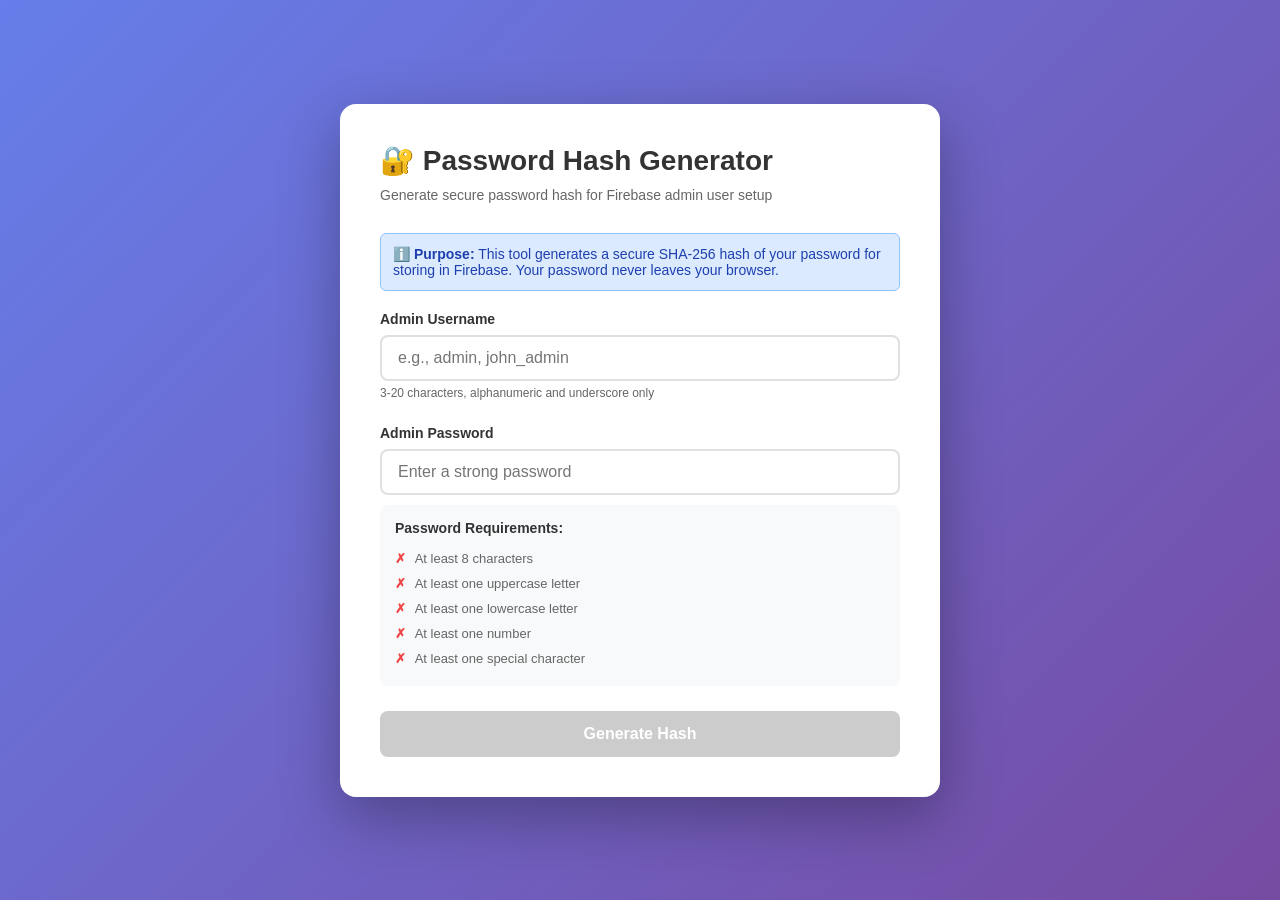
<file: password-hash-generator.html>
<!DOCTYPE html>
<html lang="en">
<head>
    <meta charset="UTF-8">
    <meta name="viewport" content="width=device-width, initial-scale=1.0">
    <title>Password Hash Generator - Firebase Admin Setup</title>
    <style>
        * {
            margin: 0;
            padding: 0;
            box-sizing: border-box;
        }

        body {
            font-family: -apple-system, BlinkMacSystemFont, 'Segoe UI', Roboto, Oxygen, Ubuntu, Cantarell, sans-serif;
            background: linear-gradient(135deg, #667eea 0%, #764ba2 100%);
            min-height: 100vh;
            display: flex;
            align-items: center;
            justify-content: center;
            padding: 20px;
        }

        .container {
            background: white;
            border-radius: 16px;
            box-shadow: 0 20px 60px rgba(0, 0, 0, 0.3);
            max-width: 600px;
            width: 100%;
            padding: 40px;
        }

        h1 {
            color: #333;
            margin-bottom: 10px;
            font-size: 28px;
        }

        .subtitle {
            color: #666;
            margin-bottom: 30px;
            font-size: 14px;
        }

        .form-group {
            margin-bottom: 25px;
        }

        label {
            display: block;
            margin-bottom: 8px;
            color: #333;
            font-weight: 600;
            font-size: 14px;
        }

        input[type="text"],
        input[type="password"] {
            width: 100%;
            padding: 12px 16px;
            border: 2px solid #e0e0e0;
            border-radius: 8px;
            font-size: 16px;
            transition: border-color 0.3s;
        }

        input[type="text"]:focus,
        input[type="password"]:focus {
            outline: none;
            border-color: #667eea;
        }

        .password-strength {
            margin-top: 8px;
            display: none;
        }

        .strength-bar {
            height: 6px;
            background-color: #e0e0e0;
            border-radius: 3px;
            overflow: hidden;
            margin-bottom: 5px;
        }

        .strength-fill {
            height: 100%;
            transition: width 0.3s, background-color 0.3s;
            border-radius: 3px;
        }

        .strength-text {
            font-size: 12px;
            font-weight: 600;
        }

        .requirements {
            background: #f8f9fa;
            border-radius: 8px;
            padding: 15px;
            margin-top: 10px;
            font-size: 13px;
        }

        .requirements h4 {
            margin-bottom: 10px;
            color: #333;
            font-size: 14px;
        }

        .requirements ul {
            list-style: none;
            padding-left: 0;
        }

        .requirements li {
            padding: 5px 0;
            color: #666;
        }

        .requirements li::before {
            content: "✓ ";
            color: #10b981;
            font-weight: bold;
            margin-right: 5px;
        }

        .requirements li.invalid::before {
            content: "✗ ";
            color: #ef4444;
        }

        .btn {
            width: 100%;
            padding: 14px;
            background: linear-gradient(135deg, #667eea 0%, #764ba2 100%);
            color: white;
            border: none;
            border-radius: 8px;
            font-size: 16px;
            font-weight: 600;
            cursor: pointer;
            transition: transform 0.2s, box-shadow 0.2s;
        }

        .btn:hover {
            transform: translateY(-2px);
            box-shadow: 0 10px 20px rgba(102, 126, 234, 0.4);
        }

        .btn:active {
            transform: translateY(0);
        }

        .btn:disabled {
            background: #ccc;
            cursor: not-allowed;
            transform: none;
        }

        .result {
            display: none;
            margin-top: 30px;
            padding: 20px;
            background: #f0fdf4;
            border: 2px solid #10b981;
            border-radius: 8px;
        }

        .result h3 {
            color: #059669;
            margin-bottom: 15px;
            font-size: 18px;
        }

        .result-item {
            margin-bottom: 15px;
        }

        .result-label {
            font-weight: 600;
            color: #333;
            font-size: 13px;
            margin-bottom: 5px;
        }

        .result-value {
            background: white;
            padding: 12px;
            border-radius: 6px;
            font-family: 'Courier New', monospace;
            font-size: 12px;
            word-break: break-all;
            border: 1px solid #d1fae5;
            position: relative;
        }

        .copy-btn {
            position: absolute;
            right: 8px;
            top: 8px;
            padding: 6px 12px;
            background: #10b981;
            color: white;
            border: none;
            border-radius: 4px;
            font-size: 11px;
            cursor: pointer;
            transition: background 0.2s;
        }

        .copy-btn:hover {
            background: #059669;
        }

        .copy-btn.copied {
            background: #059669;
        }

        .instructions {
            margin-top: 20px;
            padding: 15px;
            background: #eff6ff;
            border-left: 4px solid #3b82f6;
            border-radius: 4px;
            font-size: 13px;
            color: #1e40af;
        }

        .instructions h4 {
            margin-bottom: 10px;
            color: #1e3a8a;
        }

        .instructions ol {
            padding-left: 20px;
        }

        .instructions li {
            margin: 5px 0;
        }

        .alert {
            padding: 12px;
            border-radius: 6px;
            margin-bottom: 20px;
            font-size: 14px;
        }

        .alert-warning {
            background: #fef3c7;
            border: 1px solid #fcd34d;
            color: #92400e;
        }

        .alert-info {
            background: #dbeafe;
            border: 1px solid #93c5fd;
            color: #1e40af;
        }

        @media (max-width: 600px) {
            .container {
                padding: 30px 20px;
            }

            h1 {
                font-size: 24px;
            }
        }
    </style>
</head>
<body>
    <div class="container">
        <h1>🔐 Password Hash Generator</h1>
        <p class="subtitle">Generate secure password hash for Firebase admin user setup</p>

        <div class="alert alert-info">
            <strong>ℹ️ Purpose:</strong> This tool generates a secure SHA-256 hash of your password for storing in Firebase. Your password never leaves your browser.
        </div>

        <form id="hashForm">
            <div class="form-group">
                <label for="username">Admin Username</label>
                <input type="text" id="username" placeholder="e.g., admin, john_admin" required>
                <small style="color: #666; font-size: 12px; display: block; margin-top: 5px;">
                    3-20 characters, alphanumeric and underscore only
                </small>
            </div>

            <div class="form-group">
                <label for="password">Admin Password</label>
                <input type="password" id="password" placeholder="Enter a strong password" required>
                
                <div class="password-strength" id="passwordStrength">
                    <div class="strength-bar">
                        <div class="strength-fill" id="strengthFill"></div>
                    </div>
                    <span class="strength-text" id="strengthText"></span>
                </div>

                <div class="requirements">
                    <h4>Password Requirements:</h4>
                    <ul id="requirementsList">
                        <li id="req-length" class="invalid">At least 8 characters</li>
                        <li id="req-uppercase" class="invalid">At least one uppercase letter</li>
                        <li id="req-lowercase" class="invalid">At least one lowercase letter</li>
                        <li id="req-number" class="invalid">At least one number</li>
                        <li id="req-special" class="invalid">At least one special character</li>
                    </ul>
                </div>
            </div>

            <button type="submit" class="btn" id="generateBtn" disabled>Generate Hash</button>
        </form>

        <div class="result" id="result">
            <h3>✅ Hash Generated Successfully!</h3>
            
            <div class="result-item">
                <div class="result-label">Username:</div>
                <div class="result-value" style="position: relative;">
                    <span id="resultUsername"></span>
                    <button class="copy-btn" onclick="copyToClipboard('resultUsername', this)">Copy</button>
                </div>
            </div>

            <div class="result-item">
                <div class="result-label">Password Hash:</div>
                <div class="result-value" style="position: relative;">
                    <span id="resultHash"></span>
                    <button class="copy-btn" onclick="copyToClipboard('resultHash', this)">Copy</button>
                </div>
            </div>

            <div class="result-item">
                <div class="result-label">Password Salt:</div>
                <div class="result-value" style="position: relative;">
                    <span id="resultSalt"></span>
                    <button class="copy-btn" onclick="copyToClipboard('resultSalt', this)">Copy</button>
                </div>
            </div>

            <div class="result-item">
                <div class="result-label">Created At (timestamp):</div>
                <div class="result-value" style="position: relative;">
                    <span id="resultTimestamp"></span>
                    <button class="copy-btn" onclick="copyToClipboard('resultTimestamp', this)">Copy</button>
                </div>
            </div>

            <div class="instructions">
                <h4>📋 Next Steps:</h4>
                <ol>
                    <li>Go to <a href="https://console.firebase.google.com/" target="_blank">Firebase Console</a></li>
                    <li>Select your project: <strong>personal-dashboard-54d9f</strong></li>
                    <li>Navigate to <strong>Realtime Database</strong></li>
                    <li>Click the <strong>+</strong> icon to add a new node under <code>/users</code></li>
                    <li>Use a unique ID (e.g., <code>admin-001</code>)</li>
                    <li>Add these fields (copy values from above):
                        <ul>
                            <li><code>username</code>: (copy from above)</li>
                            <li><code>passwordHash</code>: (copy from above)</li>
                            <li><code>passwordSalt</code>: (copy from above)</li>
                            <li><code>role</code>: <code>"admin"</code></li>
                            <li><code>status</code>: <code>"active"</code></li>
                            <li><code>permissions</code>: <code>null</code></li>
                            <li><code>createdAt</code>: (copy from above)</li>
                            <li><code>createdBy</code>: <code>"system"</code></li>
                        </ul>
                    </li>
                    <li>Save and login with your new credentials!</li>
                </ol>
            </div>
        </div>
    </div>

    <script>
        const passwordInput = document.getElementById('password');
        const usernameInput = document.getElementById('username');
        const generateBtn = document.getElementById('generateBtn');
        const hashForm = document.getElementById('hashForm');
        const resultDiv = document.getElementById('result');
        const strengthDiv = document.getElementById('passwordStrength');
        const strengthFill = document.getElementById('strengthFill');
        const strengthText = document.getElementById('strengthText');

        // Password validation
        passwordInput.addEventListener('input', () => {
            const password = passwordInput.value;
            
            if (password.length > 0) {
                strengthDiv.style.display = 'block';
                validatePassword(password);
            } else {
                strengthDiv.style.display = 'none';
            }
        });

        function validatePassword(password) {
            const requirements = {
                length: password.length >= 8,
                uppercase: /[A-Z]/.test(password),
                lowercase: /[a-z]/.test(password),
                number: /[0-9]/.test(password),
                special: /[!@#$%^&*()_+\-=\[\]{};':"\\|,.<>\/?]/.test(password)
            };

            // Update requirement list
            document.getElementById('req-length').className = requirements.length ? '' : 'invalid';
            document.getElementById('req-uppercase').className = requirements.uppercase ? '' : 'invalid';
            document.getElementById('req-lowercase').className = requirements.lowercase ? '' : 'invalid';
            document.getElementById('req-number').className = requirements.number ? '' : 'invalid';
            document.getElementById('req-special').className = requirements.special ? '' : 'invalid';

            // Calculate strength
            let strength = 0;
            if (password.length >= 8) strength += 20;
            if (password.length >= 12) strength += 20;
            if (password.length >= 16) strength += 10;
            if (requirements.uppercase) strength += 10;
            if (requirements.lowercase) strength += 10;
            if (requirements.number) strength += 10;
            if (requirements.special) strength += 20;

            strength = Math.min(100, strength);

            // Update strength bar
            strengthFill.style.width = strength + '%';
            
            let color, label;
            if (strength < 30) {
                color = '#ef4444';
                label = 'Weak';
            } else if (strength < 60) {
                color = '#f59e0b';
                label = 'Fair';
            } else if (strength < 80) {
                color = '#3b82f6';
                label = 'Good';
            } else {
                color = '#10b981';
                label = 'Strong';
            }

            strengthFill.style.backgroundColor = color;
            strengthText.textContent = label;
            strengthText.style.color = color;

            // Enable/disable button
            const allValid = Object.values(requirements).every(v => v);
            const usernameValid = /^[a-zA-Z0-9_]{3,20}$/.test(usernameInput.value);
            generateBtn.disabled = !(allValid && usernameValid);
        }

        usernameInput.addEventListener('input', () => {
            if (passwordInput.value) {
                validatePassword(passwordInput.value);
            }
        });

        // Generate hash
        hashForm.addEventListener('submit', async (e) => {
            e.preventDefault();
            
            const username = usernameInput.value;
            const password = passwordInput.value;

            try {
                generateBtn.disabled = true;
                generateBtn.textContent = 'Generating...';

                // Generate salt
                const array = new Uint8Array(32);
                crypto.getRandomValues(array);
                const salt = Array.from(array, byte => byte.toString(16).padStart(2, '0')).join('');

                // Hash password with salt
                const encoder = new TextEncoder();
                const data = encoder.encode(password + salt);
                const hashBuffer = await crypto.subtle.digest('SHA-256', data);
                const hashArray = Array.from(new Uint8Array(hashBuffer));
                const hash = hashArray.map(b => b.toString(16).padStart(2, '0')).join('');

                // Get timestamp
                const timestamp = Date.now();

                // Display results
                document.getElementById('resultUsername').textContent = username;
                document.getElementById('resultHash').textContent = hash;
                document.getElementById('resultSalt').textContent = salt;
                document.getElementById('resultTimestamp').textContent = timestamp;

                resultDiv.style.display = 'block';
                resultDiv.scrollIntoView({ behavior: 'smooth', block: 'nearest' });

                generateBtn.textContent = 'Generate Hash';
                generateBtn.disabled = false;

            } catch (error) {
                alert('Error generating hash: ' + error.message);
                generateBtn.textContent = 'Generate Hash';
                generateBtn.disabled = false;
            }
        });

        // Copy to clipboard function
        function copyToClipboard(elementId, button) {
            const text = document.getElementById(elementId).textContent;
            navigator.clipboard.writeText(text).then(() => {
                const originalText = button.textContent;
                button.textContent = 'Copied!';
                button.classList.add('copied');
                setTimeout(() => {
                    button.textContent = originalText;
                    button.classList.remove('copied');
                }, 2000);
            }).catch(err => {
                alert('Failed to copy: ' + err);
            });
        }
    </script>
</body>
</html>
</file>
